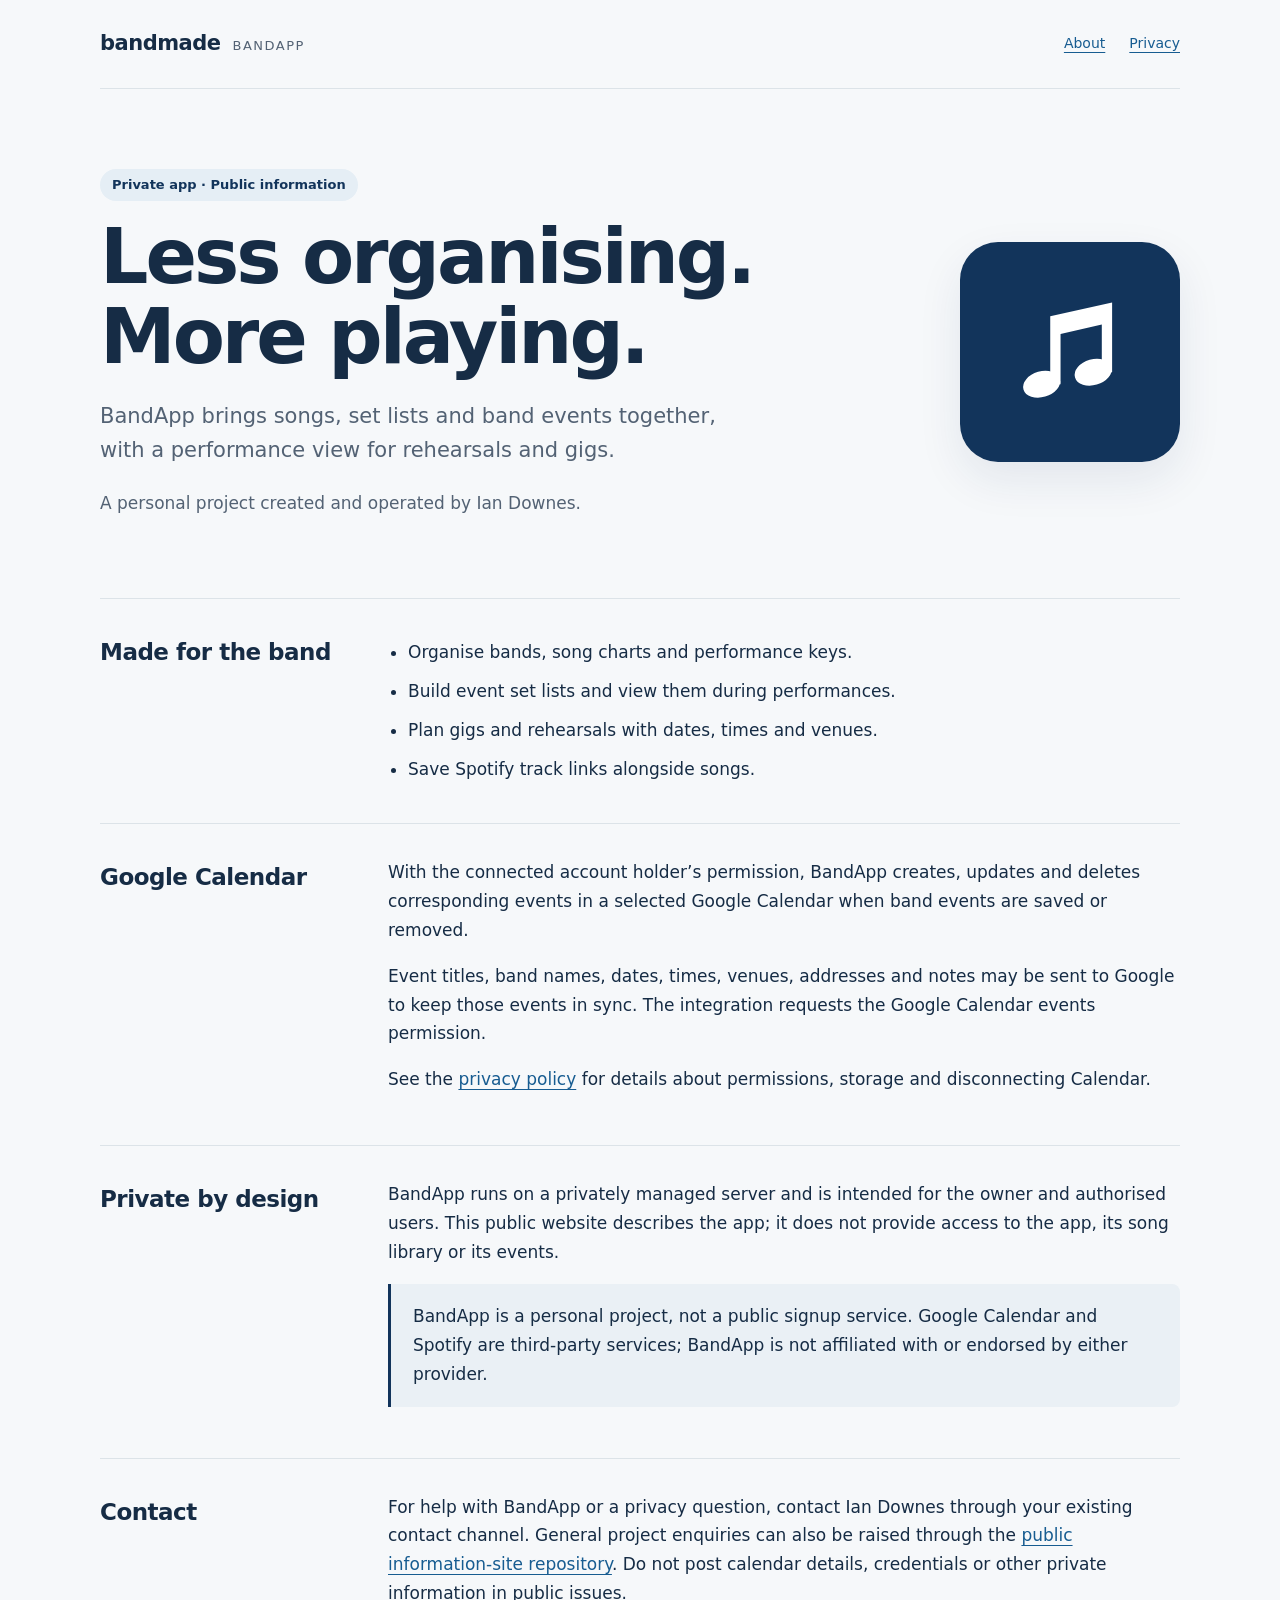
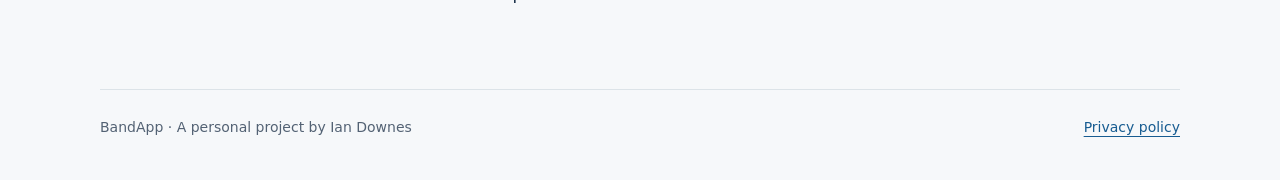
<file: index.html>
<!doctype html>
<html lang="en-AU"><head><meta charset="utf-8"><meta name="viewport" content="width=device-width, initial-scale=1"><meta name="description" content="BandApp is a private app for organising bands, songs, set lists and events, with optional Google Calendar synchronisation."><meta name="theme-color" content="#12345b"><title>BandApp | bandmade</title><link rel="stylesheet" href="./styles.css"></head><body><header><a class="brand" href="./">bandmade<small>BandApp</small></a><nav aria-label="Main navigation"><a href="./">About</a><a href="./privacy.html">Privacy</a></nav></header>
<main>
<section class="hero"><div><span class="pill">Private app · Public information</span><h1>Less organising.<br>More playing.</h1><p class="intro">BandApp brings songs, set lists and band events together, with a performance view for rehearsals and gigs.</p><p class="muted">A personal project created and operated by Ian Downes.</p></div><svg class="note" xmlns="http://www.w3.org/2000/svg" viewBox="0 0 512 512" role="img" aria-label="White musical notes on dark blue"><rect width="512" height="512" rx="60" fill="#12345b"/><g fill="#fff"><path d="M210 173 L354 141 L354 303 L330 303 L330 192 L234 214 L234 331 L210 331 Z"/><ellipse cx="190" cy="331" rx="44" ry="30" transform="rotate(-16 190 331)"/><ellipse cx="310" cy="303" rx="44" ry="30" transform="rotate(-16 310 303)"/></g></svg></section>
<section class="content-section"><h2>Made for the band</h2><ul class="features"><li>Organise bands, song charts and performance keys.</li><li>Build event set lists and view them during performances.</li><li>Plan gigs and rehearsals with dates, times and venues.</li><li>Save Spotify track links alongside songs.</li></ul></section>
<section class="content-section"><h2>Google Calendar</h2><div><p>With the connected account holder’s permission, BandApp creates, updates and deletes corresponding events in a selected Google Calendar when band events are saved or removed.</p><p>Event titles, band names, dates, times, venues, addresses and notes may be sent to Google to keep those events in sync. The integration requests the Google Calendar events permission.</p><p>See the <a href="./privacy.html">privacy policy</a> for details about permissions, storage and disconnecting Calendar.</p></div></section>
<section class="content-section"><h2>Private by design</h2><div><p>BandApp runs on a privately managed server and is intended for the owner and authorised users. This public website describes the app; it does not provide access to the app, its song library or its events.</p><p class="notice">BandApp is a personal project, not a public signup service. Google Calendar and Spotify are third-party services; BandApp is not affiliated with or endorsed by either provider.</p></div></section>
<section class="content-section"><h2>Contact</h2><div><p>For help with BandApp or a privacy question, contact Ian Downes through your existing contact channel. General project enquiries can also be raised through the <a href="https://github.com/iand2124-arch/bandmade-pages/issues">public information-site repository</a>. Do not post calendar details, credentials or other private information in public issues.</p></div></section>
</main><footer><span>BandApp · A personal project by Ian Downes</span><a href="./privacy.html">Privacy policy</a></footer></body></html>
</file>
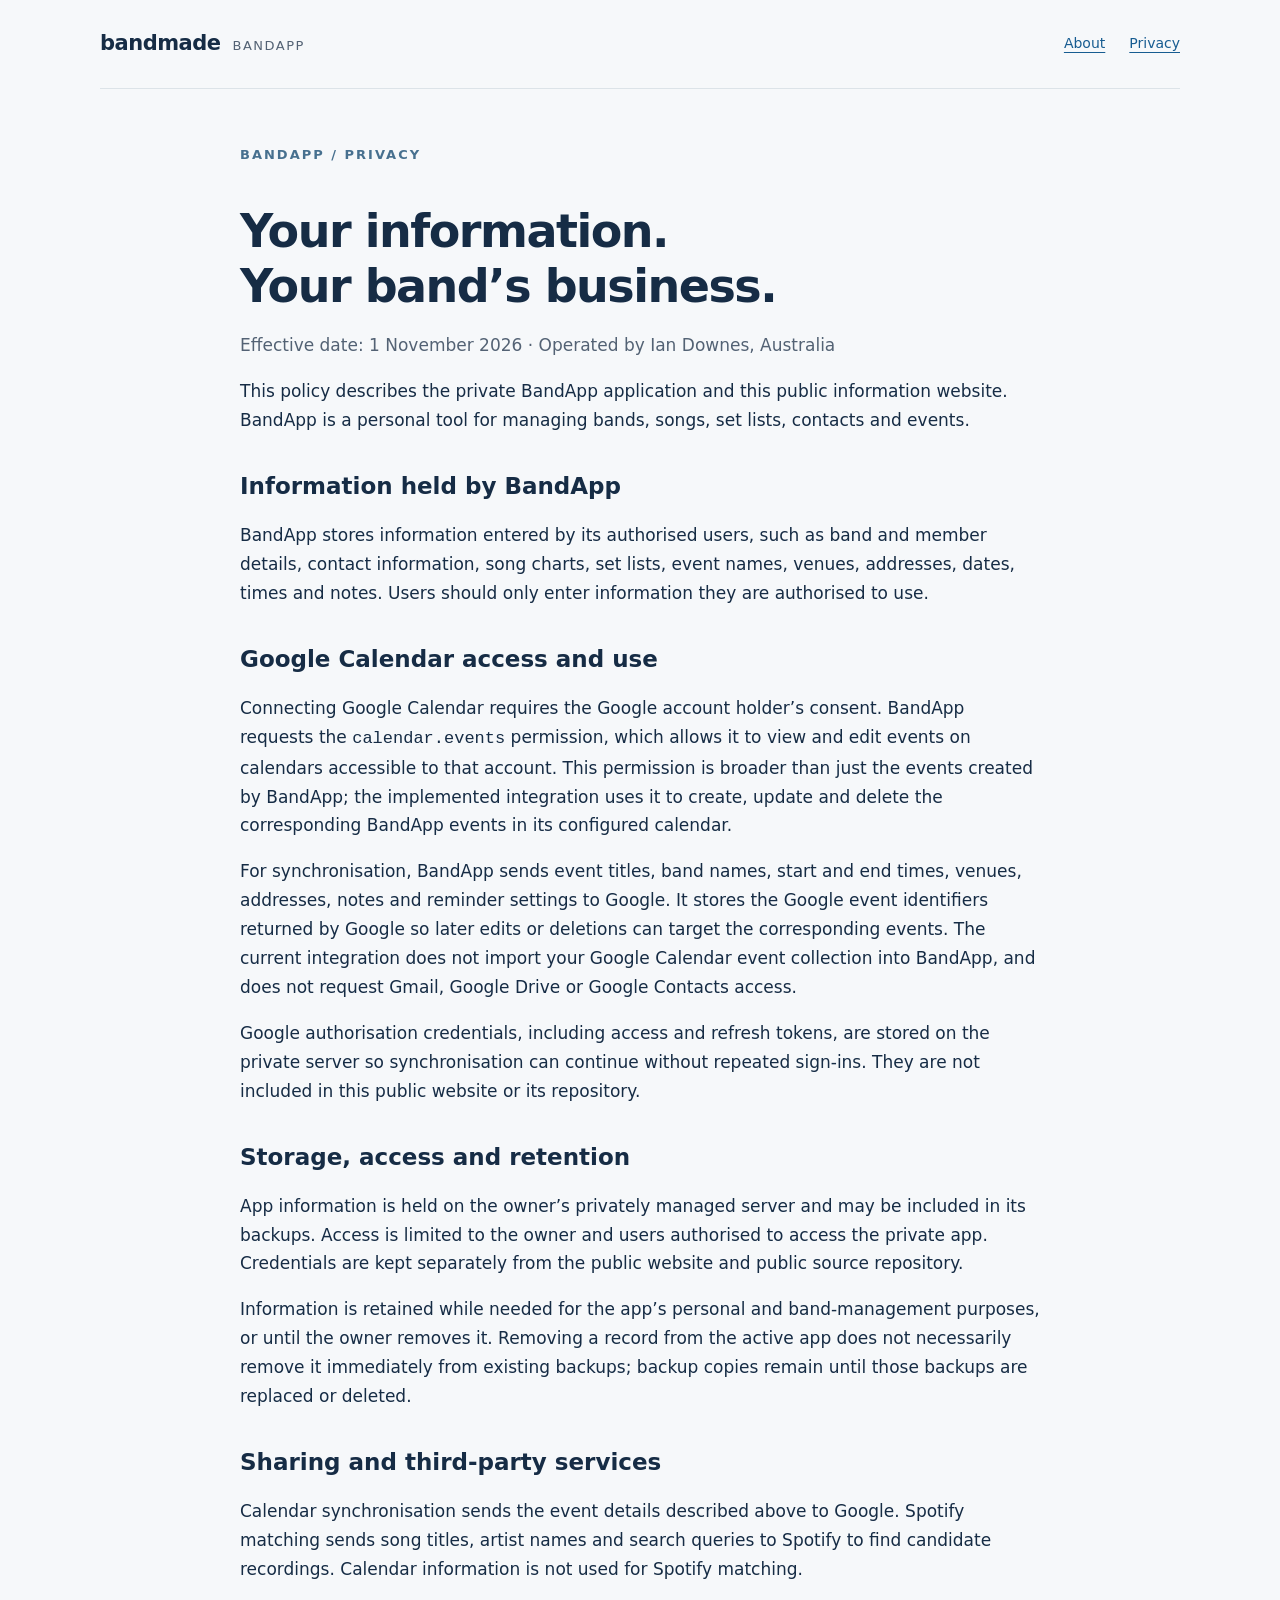
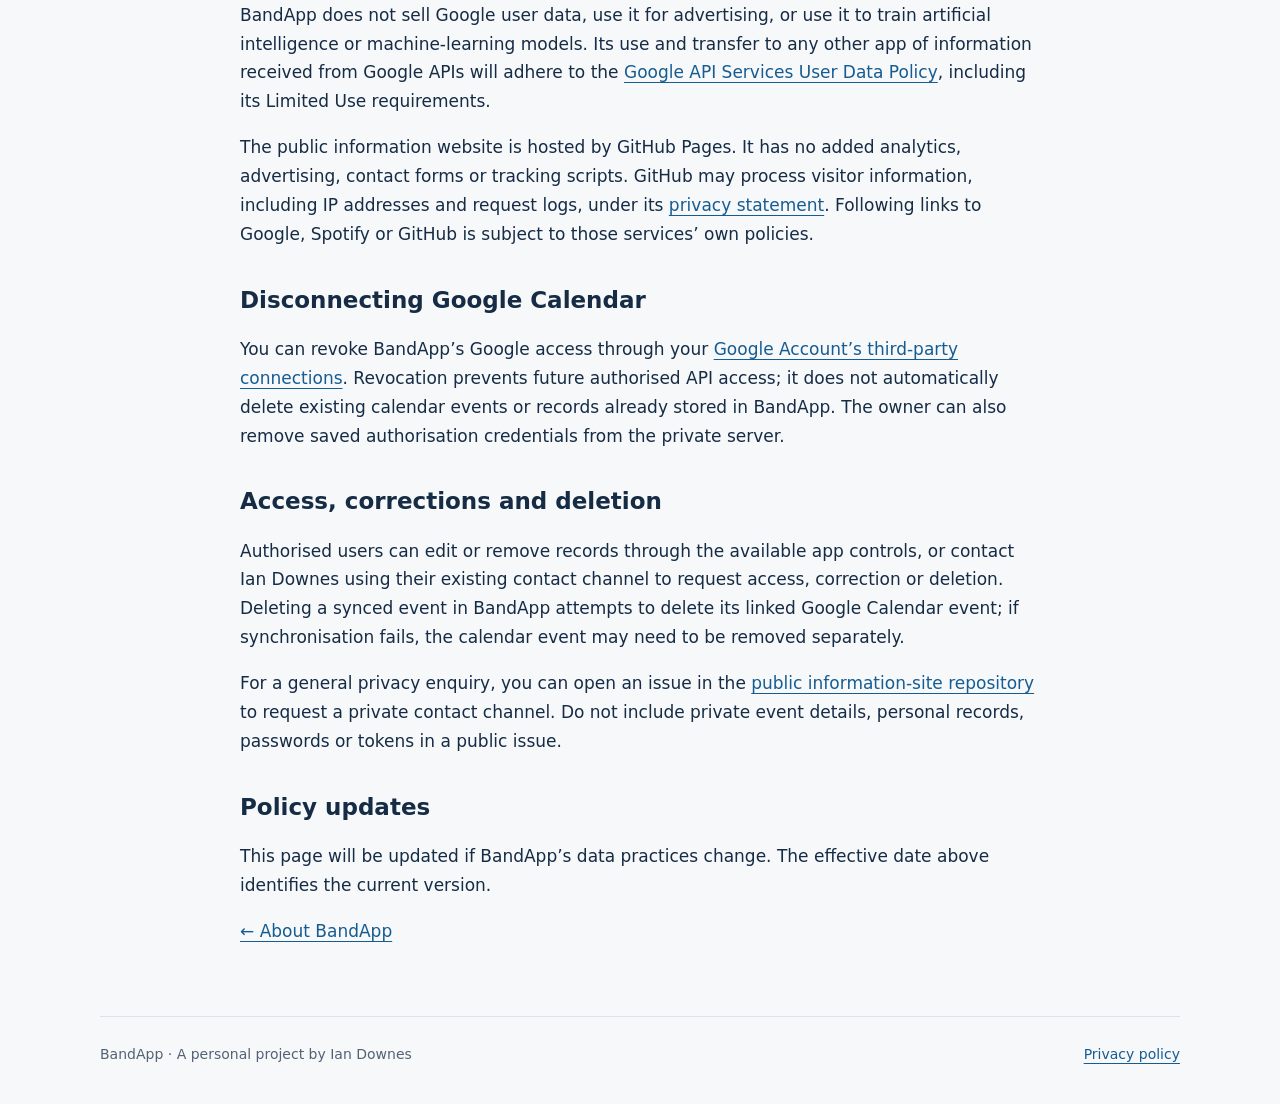
<file: privacy.html>
<!doctype html>
<html lang="en-AU"><head><meta charset="utf-8"><meta name="viewport" content="width=device-width, initial-scale=1"><meta name="description" content="How BandApp accesses, uses, stores and shares information, including Google Calendar data."><meta name="theme-color" content="#12345b"><title>BandApp privacy policy | bandmade</title><link rel="stylesheet" href="./styles.css"></head><body><header><a class="brand" href="./">bandmade<small>BandApp</small></a><nav aria-label="Main navigation"><a href="./">About</a><a href="./privacy.html">Privacy</a></nav></header>
<main><article class="document"><p class="eyebrow">BandApp / Privacy</p><h1>Your information.<br>Your band’s business.</h1><p class="muted">Effective date: 1 November 2026 · Operated by Ian Downes, Australia</p>
<p>This policy describes the private BandApp application and this public information website. BandApp is a personal tool for managing bands, songs, set lists, contacts and events.</p>
<h2>Information held by BandApp</h2><p>BandApp stores information entered by its authorised users, such as band and member details, contact information, song charts, set lists, event names, venues, addresses, dates, times and notes. Users should only enter information they are authorised to use.</p>
<h2>Google Calendar access and use</h2><p>Connecting Google Calendar requires the Google account holder’s consent. BandApp requests the <code>calendar.events</code> permission, which allows it to view and edit events on calendars accessible to that account. This permission is broader than just the events created by BandApp; the implemented integration uses it to create, update and delete the corresponding BandApp events in its configured calendar.</p><p>For synchronisation, BandApp sends event titles, band names, start and end times, venues, addresses, notes and reminder settings to Google. It stores the Google event identifiers returned by Google so later edits or deletions can target the corresponding events. The current integration does not import your Google Calendar event collection into BandApp, and does not request Gmail, Google Drive or Google Contacts access.</p><p>Google authorisation credentials, including access and refresh tokens, are stored on the private server so synchronisation can continue without repeated sign-ins. They are not included in this public website or its repository.</p>
<h2>Storage, access and retention</h2><p>App information is held on the owner’s privately managed server and may be included in its backups. Access is limited to the owner and users authorised to access the private app. Credentials are kept separately from the public website and public source repository.</p><p>Information is retained while needed for the app’s personal and band-management purposes, or until the owner removes it. Removing a record from the active app does not necessarily remove it immediately from existing backups; backup copies remain until those backups are replaced or deleted.</p>
<h2>Sharing and third-party services</h2><p>Calendar synchronisation sends the event details described above to Google. Spotify matching sends song titles, artist names and search queries to Spotify to find candidate recordings. Calendar information is not used for Spotify matching.</p><p>BandApp does not sell Google user data, use it for advertising, or use it to train artificial intelligence or machine-learning models. Its use and transfer to any other app of information received from Google APIs will adhere to the <a href="https://developers.google.com/terms/api-services-user-data-policy">Google API Services User Data Policy</a>, including its Limited Use requirements.</p><p>The public information website is hosted by GitHub Pages. It has no added analytics, advertising, contact forms or tracking scripts. GitHub may process visitor information, including IP addresses and request logs, under its <a href="https://docs.github.com/en/site-policy/privacy-policies/github-privacy-statement">privacy statement</a>. Following links to Google, Spotify or GitHub is subject to those services’ own policies.</p>
<h2>Disconnecting Google Calendar</h2><p>You can revoke BandApp’s Google access through your <a href="https://myaccount.google.com/connections">Google Account’s third-party connections</a>. Revocation prevents future authorised API access; it does not automatically delete existing calendar events or records already stored in BandApp. The owner can also remove saved authorisation credentials from the private server.</p>
<h2>Access, corrections and deletion</h2><p>Authorised users can edit or remove records through the available app controls, or contact Ian Downes using their existing contact channel to request access, correction or deletion. Deleting a synced event in BandApp attempts to delete its linked Google Calendar event; if synchronisation fails, the calendar event may need to be removed separately.</p><p>For a general privacy enquiry, you can open an issue in the <a href="https://github.com/iand2124-arch/bandmade-pages/issues">public information-site repository</a> to request a private contact channel. Do not include private event details, personal records, passwords or tokens in a public issue.</p>
<h2>Policy updates</h2><p>This page will be updated if BandApp’s data practices change. The effective date above identifies the current version.</p>
<p><a href="./">← About BandApp</a></p></article></main><footer><span>BandApp · A personal project by Ian Downes</span><a href="./privacy.html">Privacy policy</a></footer></body></html>
</file>
<file: styles.css>
:root{color-scheme:light;--ink:#162c45;--muted:#536274;--blue:#12345b;--line:#dce3e8;--paper:#f6f8fa}*{box-sizing:border-box}body{margin:0;background:var(--paper);color:var(--ink);font:17px/1.7 system-ui,-apple-system,BlinkMacSystemFont,"Segoe UI",sans-serif}a{color:#175c91;text-underline-offset:4px}a:hover{color:#12345b}a:focus-visible{outline:3px solid #e9ad40;outline-offset:5px}header,main,footer{width:min(1080px,calc(100% - 48px));margin:auto}header{display:flex;justify-content:space-between;align-items:center;padding:26px 0;border-bottom:1px solid var(--line)}.brand{color:var(--ink);font-size:21px;letter-spacing:-.5px;font-weight:750;text-decoration:none}.brand small{font-size:13px;font-weight:500;letter-spacing:1.5px;text-transform:uppercase;color:var(--muted);margin-left:12px}nav{display:flex;gap:24px;font-size:14px}.hero{display:grid;grid-template-columns:1fr 220px;gap:64px;align-items:center;padding:80px 0 64px}.eyebrow{font-size:13px;font-weight:700;letter-spacing:2px;text-transform:uppercase;color:#47708f}.hero h1{font-size:clamp(46px,7vw,76px);line-height:1.05;letter-spacing:-3px;margin:16px 0 24px}.intro{font-size:21px;line-height:1.6;max-width:640px;color:var(--muted)}.note{width:100%;border-radius:38px;box-shadow:0 18px 45px #12345b16}.pill{display:inline-block;background:#e5eef5;color:var(--blue);font-size:13px;padding:5px 12px;border-radius:20px;font-weight:600}.content-section{padding:34px 0;border-top:1px solid var(--line);display:grid;grid-template-columns:240px 1fr;gap:48px}.content-section h2{font-size:23px;letter-spacing:-.5px;margin:0}.content-section p:first-child{margin-top:0}.features{padding-left:20px;margin:0}.features li{padding:5px 0}.notice{background:#eaf0f5;border-left:3px solid #12345b;padding:18px 22px;border-radius:0 8px 8px 0}.document{max-width:800px;margin:55px auto 70px}.document h1{font-size:clamp(32px,5vw,46px);line-height:1.2;letter-spacing:-1.5px;margin-bottom:10px}.document h2{font-size:23px;line-height:1.35;margin-top:36px}.document li{margin:7px 0}.muted{color:var(--muted)}footer{padding:26px 0 40px;margin-top:30px;border-top:1px solid var(--line);font-size:14px;display:flex;justify-content:space-between;gap:20px;color:var(--muted)}@media(max-width:700px){header,main,footer{width:calc(100% - 36px)}header{align-items:flex-start}.brand small{display:block;margin-left:0}nav{gap:15px}.hero{grid-template-columns:1fr;gap:28px;padding:42px 0}.note{width:112px;grid-row:1;border-radius:22px}.hero h1{letter-spacing:-2px}.content-section{grid-template-columns:1fr;gap:14px;padding:28px 0}.intro{font-size:19px}footer{flex-direction:column;gap:8px}}
</file>
